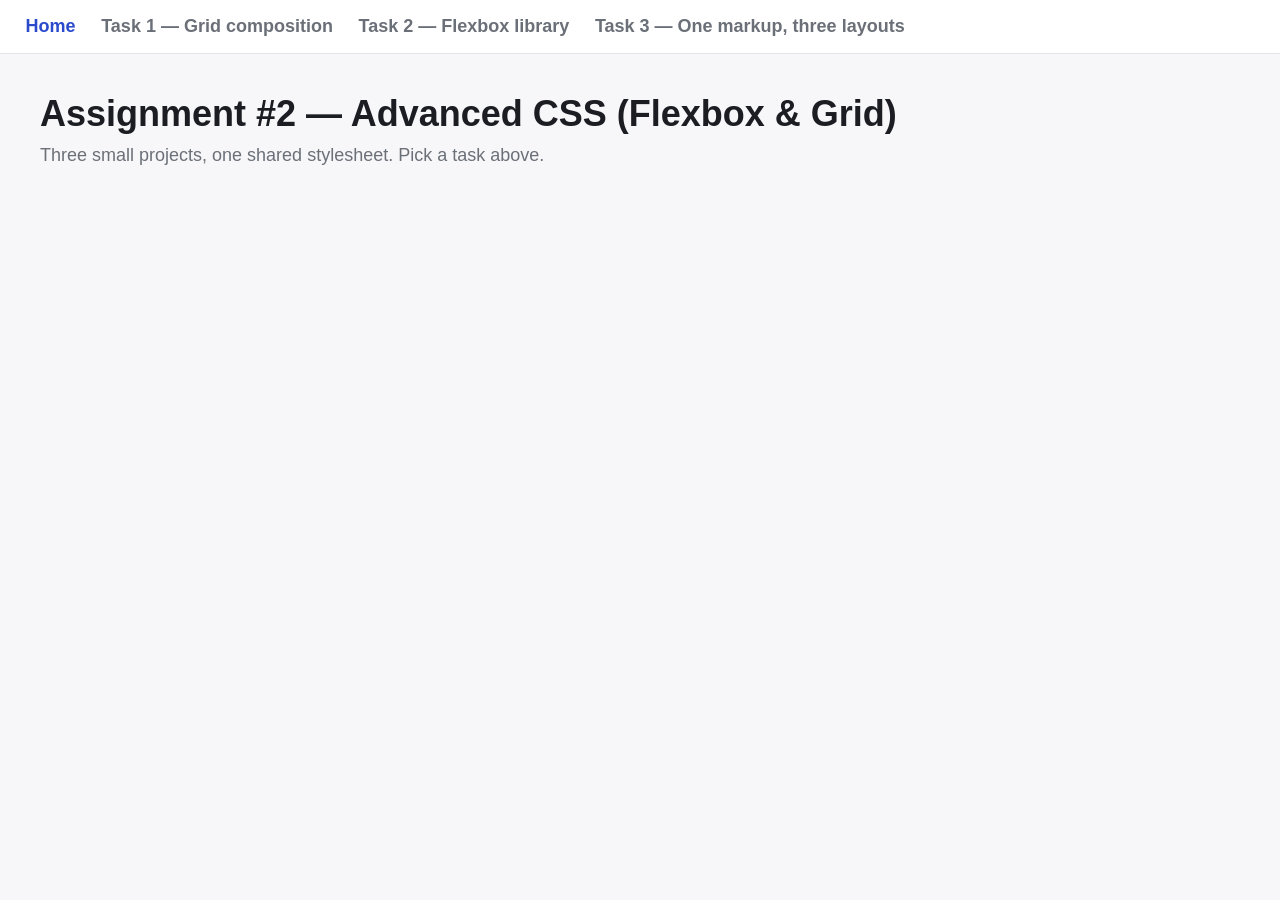
<file: index.html>
<!DOCTYPE html>
<html lang="en">
<head>
  <meta charset="UTF-8" />
  <title>Assignment 2 — Advanced CSS</title>
  <meta name="viewport" content="width=device-width, initial-scale=1" />
  <link rel="stylesheet" href="global.css" />
</head>
<body>
  <nav class="site-nav">
    <a href="index.html" aria-current="page">Home</a>
    <a href="task1/index.html">Task 1 — Grid composition</a>
    <a href="task2/index.html">Task 2 — Flexbox library</a>
    <a href="task3/index.html">Task 3 — One markup, three layouts</a>
  </nav>

  <main class="container">
    <h1 class="page-title">Assignment #2 — Advanced CSS (Flexbox &amp; Grid)</h1>
    <p class="page-lede">
      Three small projects, one shared stylesheet. Pick a task above.
    </p>
  </main>
</body>
</html>
</file>
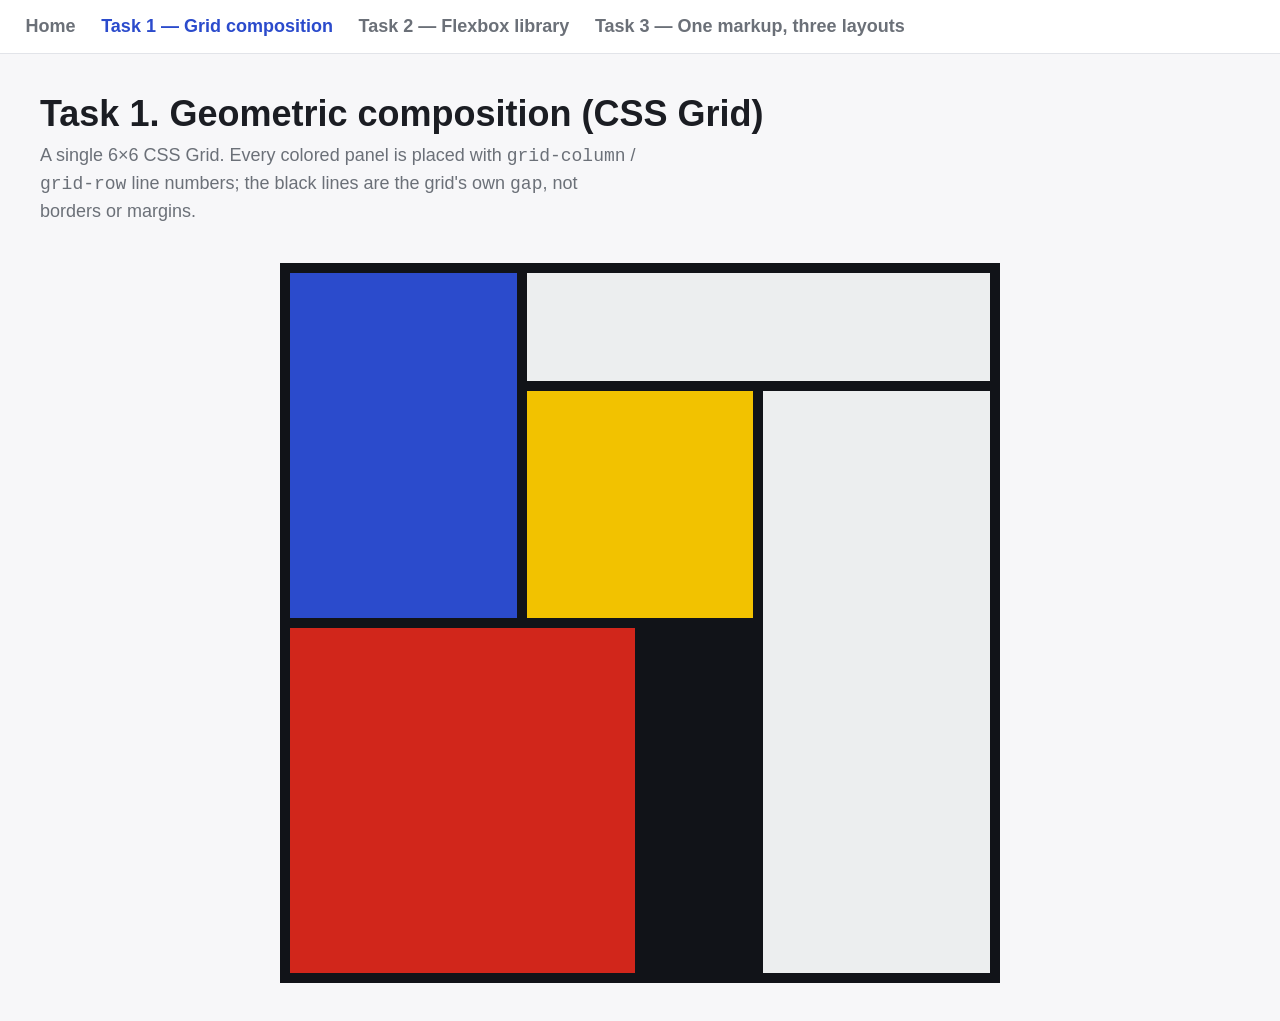
<file: task1/index.html>
<!DOCTYPE html>
<html lang="en">
<head>
  <meta charset="UTF-8" />
  <title>Task 1 — Geometric composition</title>
  <meta name="viewport" content="width=device-width, initial-scale=1" />
  <link rel="stylesheet" href="../global.css" />
  <link rel="stylesheet" href="style.css" />
</head>
<body>
  <nav class="site-nav">
    <a href="../index.html">Home</a>
    <a href="index.html" aria-current="page">Task 1 — Grid composition</a>
    <a href="../task2/index.html">Task 2 — Flexbox library</a>
    <a href="../task3/index.html">Task 3 — One markup, three layouts</a>
  </nav>

  <main class="container">
    <h1 class="page-title">Task 1. Geometric composition (CSS Grid)</h1>
    <p class="page-lede">
      A single 6×6 CSS Grid. Every colored panel is placed with
      <code>grid-column</code> / <code>grid-row</code> line numbers; the black
      lines are the grid's own <code>gap</code>, not borders or margins.
    </p>

    <div class="composition" role="img" aria-label="Mondrian-style geometric composition">
      <div class="block blue"></div>
      <div class="block gray-top"></div>
      <div class="block yellow"></div>
      <div class="block gray-right"></div>
      <div class="block red"></div>
      <div class="block black"></div>
    </div>
  </main>
</body>
</html>
</file>
<file: global.css>
/* ============================================================
   global.css
   Shared palette, typography and spacing scale for Assignment #2.
   Every task page (task1, task2, task3) links this file first,
   then its own stylesheet, so the whole library shares one look.
   ============================================================ */

:root {
  /* --- color palette --- */
  --color-bg: #f7f7f9;
  --color-surface: #ffffff;
  --color-text: #1b1d23;
  --color-text-muted: #6b7078;
  --color-border: #e2e4e9;

  --color-primary: #2b4bcc;
  --color-primary-dark: #1d359b;
  --color-accent: #f2c200;
  --color-danger: #d1261b;
  --color-ink: #111318;
  --color-light: #eceeef;

  /* --- spacing scale (fluid, based on rem so it scales with the page) --- */
  --space-xs: 0.4rem;
  --space-sm: 0.8rem;
  --space-md: 1.6rem;
  --space-lg: 2.4rem;
  --space-xl: 4rem;

  /* --- typography --- */
  --font-body: "Segoe UI", Roboto, Helvetica, Arial, sans-serif;
  --font-size-base: clamp(1rem, 0.9rem + 0.3vw, 1.125rem);
  --radius: 10px;
}

* {
  box-sizing: border-box;
}

html,
body {
  margin: 0;
  padding: 0;
}

body {
  background: var(--color-bg);
  color: var(--color-text);
  font-family: var(--font-body);
  font-size: var(--font-size-base);
  line-height: 1.5;
}

h1, h2, h3 {
  line-height: 1.2;
  margin: 0 0 var(--space-sm) 0;
}

a {
  color: var(--color-primary);
}

.container {
  width: min(94vw, 1200px);
  margin-inline: auto;
  padding-block: var(--space-lg);
}

.site-nav {
  display: flex;
  gap: var(--space-md);
  padding: var(--space-sm) var(--space-md);
  background: var(--color-surface);
  border-bottom: 1px solid var(--color-border);
  font-weight: 600;
}

.site-nav a {
  text-decoration: none;
  color: var(--color-text-muted);
}

.site-nav a[aria-current="page"] {
  color: var(--color-primary);
}

.page-title {
  margin-bottom: var(--space-xs);
}

.page-lede {
  color: var(--color-text-muted);
  margin-top: 0;
  margin-bottom: var(--space-lg);
  max-width: 60ch;
}
</file>
<file: task1/style.css>
/* ============================================================
   Task 1 — Geometric composition
   6 columns x 6 rows, one CSS Grid, six panels.
   No floats, no absolute positioning, no fixed pixel sizes.
   ============================================================ */

.composition {
  /* Fluid square: never taller than the viewport, never wider
     than the viewport, and always 1:1 no matter the window size. */
  width: min(80vmin, 46rem);
  aspect-ratio: 1 / 1;
  margin-inline: auto;

  display: grid;
  grid-template-columns: repeat(6, 1fr);
  grid-template-rows: repeat(6, 1fr);

  /* The "black lines" are the grid gap showing the container's
     own dark background underneath it — not borders/margins. */
  gap: clamp(4px, 0.8vw, 10px);
  background: var(--color-ink);
  border: clamp(4px, 0.8vw, 10px) solid var(--color-ink);
}

.block {
  min-width: 0;
  min-height: 0;
}

/* --- placement: line numbers, measured pixel-by-pixel from the
   reference image (36 cells sampled, one color per cell) --- */

.blue {
  grid-column: 1 / 3;
  grid-row: 1 / 4;
  background: var(--color-primary);
}

.yellow {
  grid-column: 3 / 5;
  grid-row: 2 / 4;
  background: var(--color-accent);
}

.gray-top {
  /* the thin strip across the top of the yellow/gray-right area */
  grid-column: 3 / 7;
  grid-row: 1 / 2;
  background: var(--color-light);
}

.gray-right {
  /* one tall panel down the right edge, below gray-top */
  grid-column: 5 / 7;
  grid-row: 2 / 7;
  background: var(--color-light);
}

.red {
  grid-column: 1 / 4;
  grid-row: 4 / 7;
  background: var(--color-danger);
}

.black {
  grid-column: 4 / 5;
  grid-row: 4 / 7;
  background: var(--color-ink);
}
</file>
